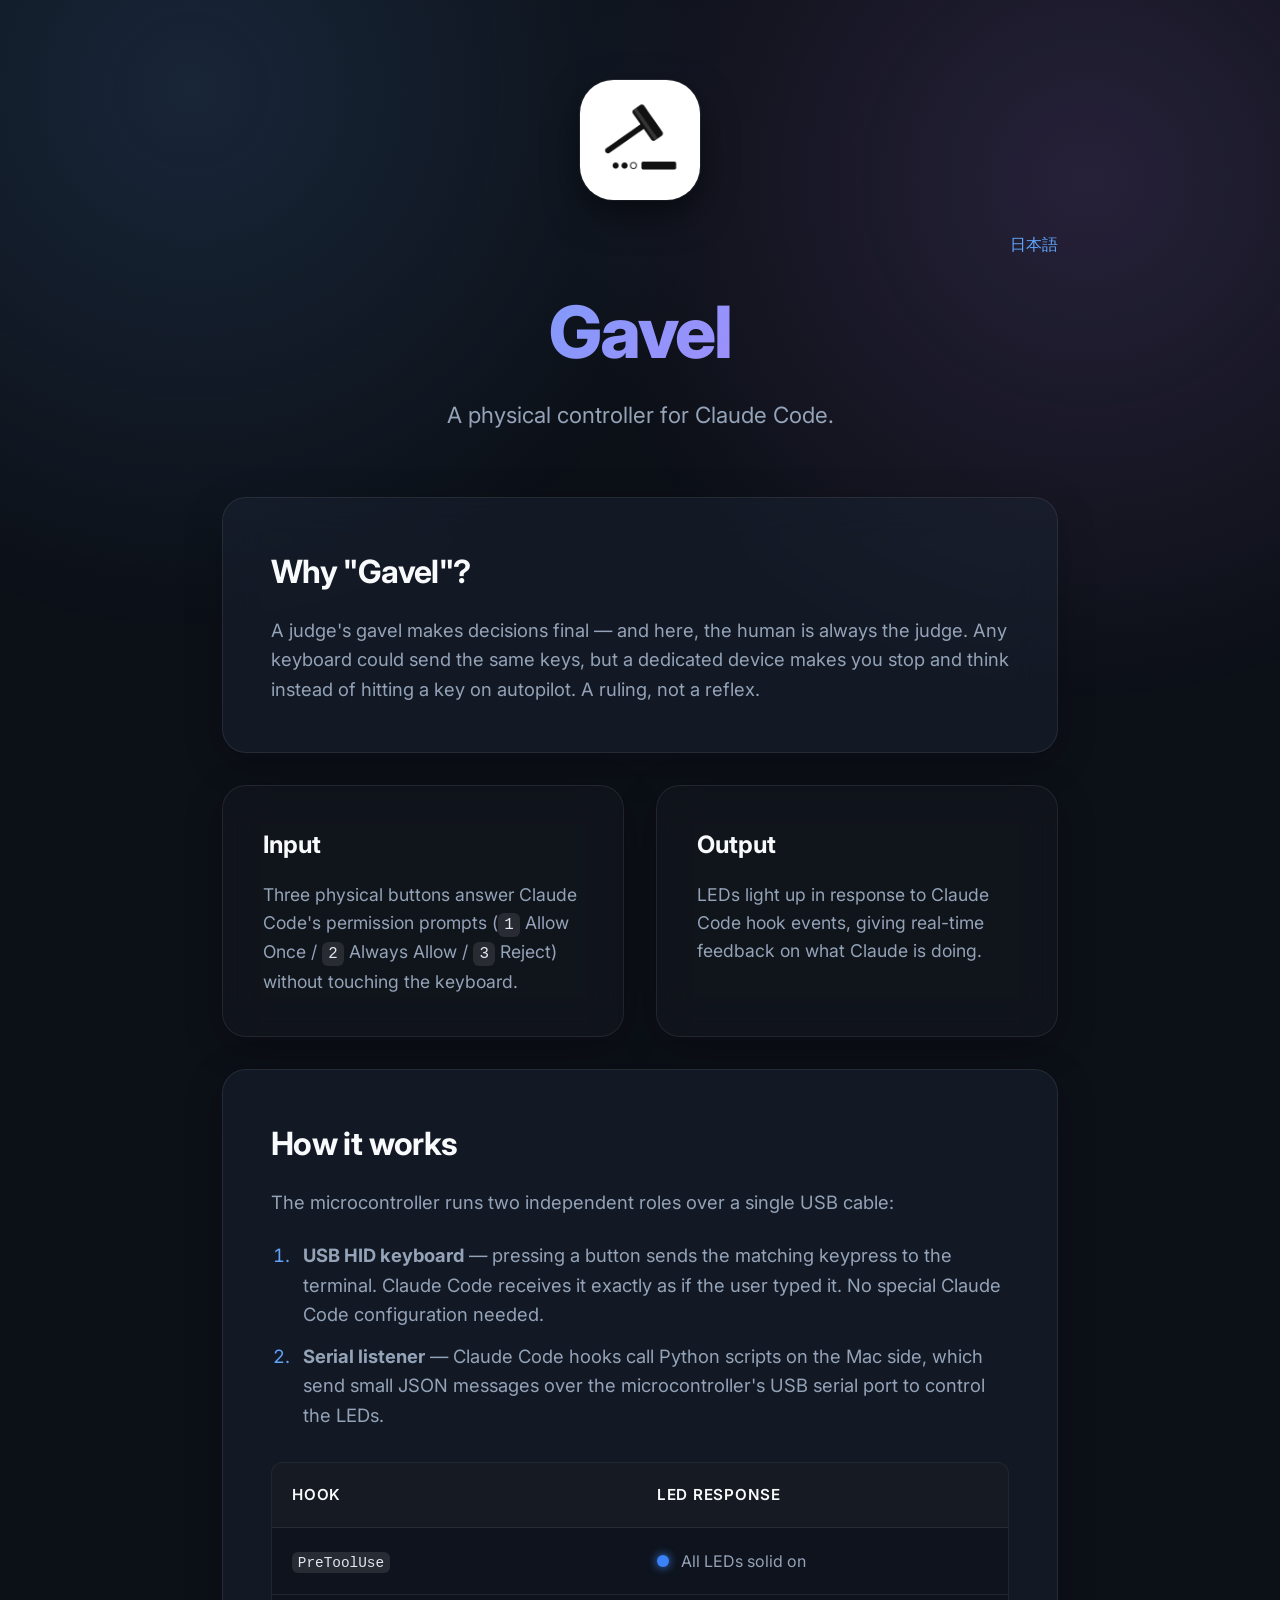
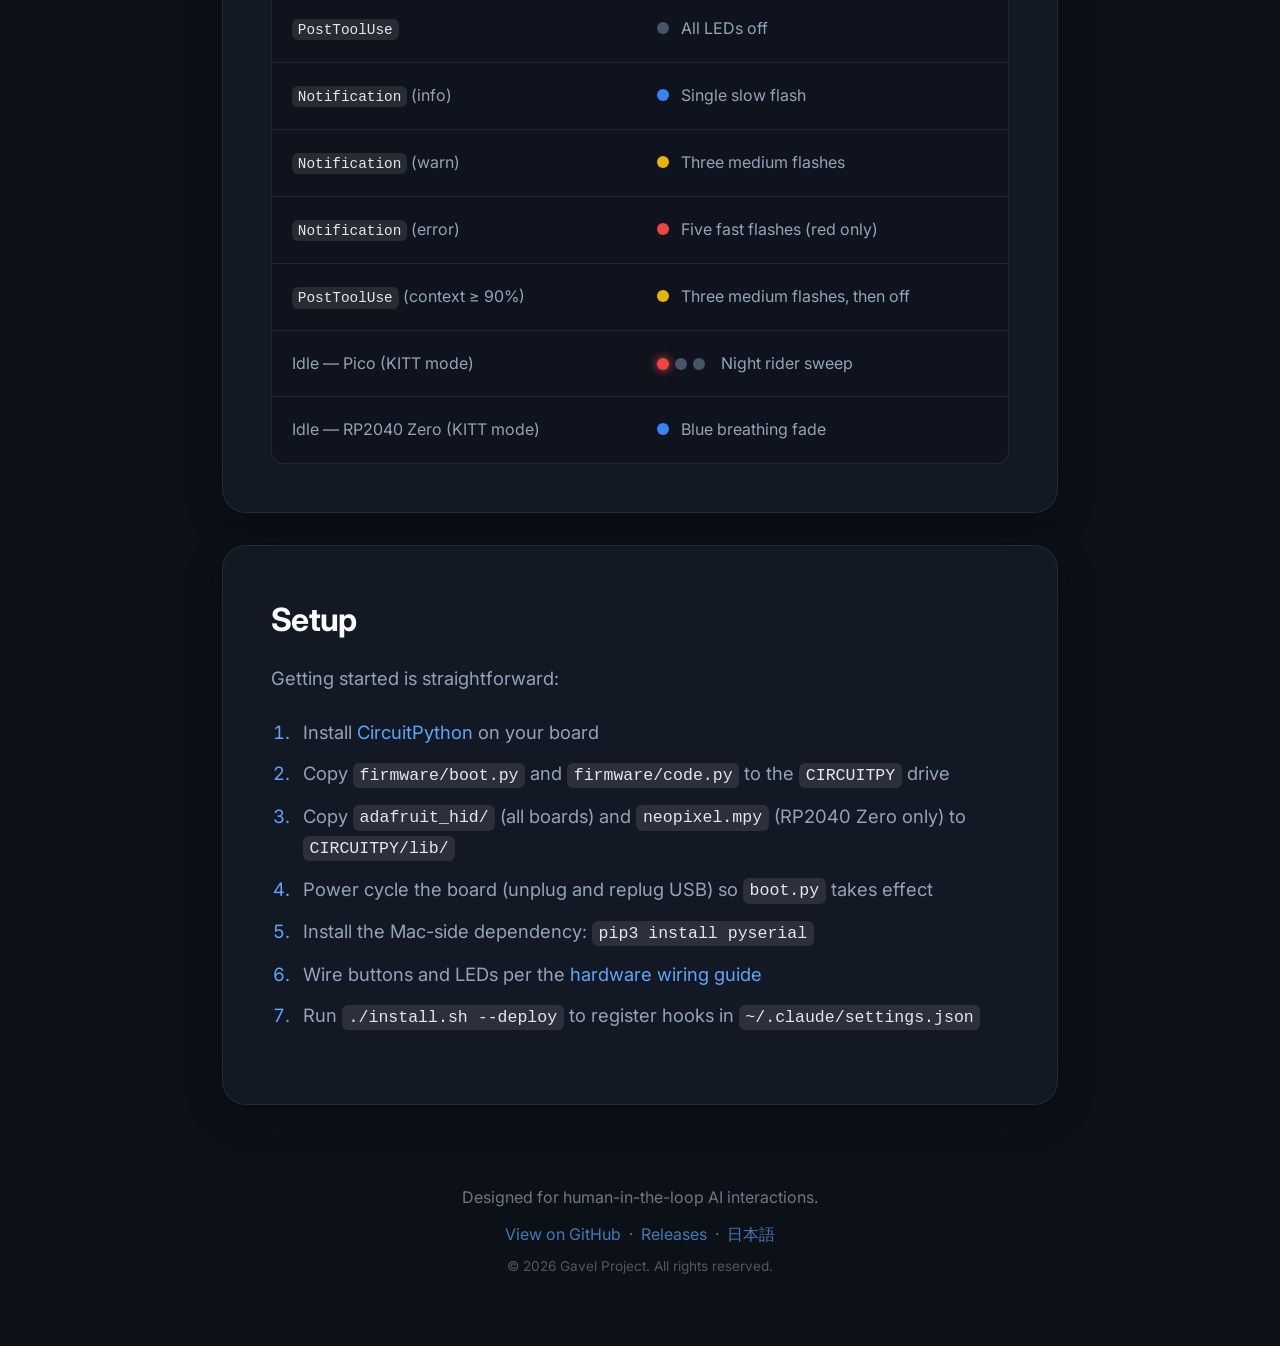
<file: docs/index.html>
<!DOCTYPE html>
<html lang="en">

<head>
  <meta charset="UTF-8">
  <meta name="viewport" content="width=device-width, initial-scale=1.0">
  <meta name="description"
    content="Gavel - A physical controller for Claude Code. Rule on tool permissions with simple hardware buttons.">
  <title>Gavel | Physical Controller for Claude Code</title>
  <link rel="preconnect" href="https://fonts.googleapis.com">
  <link rel="preconnect" href="https://fonts.gstatic.com" crossorigin>
  <link href="https://fonts.googleapis.com/css2?family=Inter:wght@400;600;800&display=swap" rel="stylesheet">
  <link rel="stylesheet" href="styles.css">
</head>

<body>
  <div class="container">
    <header>
      <img src="images/icon-512.png" alt="Gavel Icon" class="logo">
    </header>
    <nav style="text-align:right; margin-bottom: 1rem;">
      <a href="index.ja.html">日本語</a>
    </nav>

    <main>
      <section class="hero">
        <h1 class="title">Gavel</h1>
        <p class="subtitle">A physical controller for Claude Code.</p>
      </section>

      <section class="content-section">
        <h2>Why "Gavel"?</h2>
        <p>A judge's gavel makes decisions final — and here, the human is always the judge.
          Any keyboard could send the same keys, but a dedicated device makes you stop and think
          instead of hitting a key on autopilot. A ruling, not a reflex.</p>
      </section>

      <div class="grid">
        <div class="card content-section">
          <h3>Input</h3>
          <p>Three physical buttons answer Claude Code's permission prompts (<code>1</code> Allow Once / <code>2</code>
            Always Allow / <code>3</code> Reject) without touching the keyboard.</p>
        </div>
        <div class="card content-section">
          <h3>Output</h3>
          <p>LEDs light up in response to Claude Code hook events, giving real-time feedback on what Claude is doing.
          </p>
        </div>
      </div>

      <section class="content-section">
        <h2>How it works</h2>
        <p>The microcontroller runs two independent roles over a single USB cable:</p>
        <ol>
          <li><strong>USB HID keyboard</strong> — pressing a button sends the matching keypress to the terminal. Claude
            Code receives it exactly as if the user typed it. No special Claude Code configuration needed.</li>
          <li><strong>Serial listener</strong> — Claude Code hooks call Python scripts on the Mac side, which send small
            JSON messages over the microcontroller's USB serial port to control the LEDs.</li>
        </ol>

        <div class="table-wrapper">
          <table>
            <thead>
              <tr>
                <th>Hook</th>
                <th>LED response</th>
              </tr>
            </thead>
            <tbody>
              <tr>
                <td><code>PreToolUse</code></td>
                <td><span class="indicator indicator-on"></span>All LEDs solid on</td>
              </tr>
              <tr>
                <td><code>PostToolUse</code></td>
                <td><span class="indicator indicator-off"></span>All LEDs off</td>
              </tr>
              <tr>
                <td><code>Notification</code> (info)</td>
                <td><span class="indicator indicator-flash-slow"></span>Single slow flash</td>
              </tr>
              <tr>
                <td><code>Notification</code> (warn)</td>
                <td><span class="indicator indicator-flash-med"></span>Three medium flashes</td>
              </tr>
              <tr>
                <td><code>Notification</code> (error)</td>
                <td><span class="indicator indicator-flash-fast"></span>Five fast flashes (red only)</td>
              </tr>
              <tr>
                <td><code>PostToolUse</code> (context ≥ 90%)</td>
                <td><span class="indicator indicator-flash-med"></span>Three medium flashes, then off</td>
              </tr>
              <tr>
                <td>Idle — Pico (KITT mode)</td>
                <td>
                  <span class="kitt-leds">
                    <span class="kitt-dot" id="k0"></span>
                    <span class="kitt-dot" id="k1"></span>
                    <span class="kitt-dot" id="k2"></span>
                  </span>
                  Night rider sweep
                </td>
              </tr>
              <tr>
                <td>Idle — RP2040 Zero (KITT mode)</td>
                <td><span class="indicator indicator-breath"></span>Blue breathing fade</td>
              </tr>
            </tbody>
          </table>
        </div>
      </section>

      <section class="content-section">
        <h2>Setup</h2>
        <p>Getting started is straightforward:</p>
        <ol>
          <li>Install <a href="https://circuitpython.org" target="_blank" rel="noopener noreferrer">CircuitPython</a> on
            your board</li>
          <li>Copy <code>firmware/boot.py</code> and <code>firmware/code.py</code> to the <code>CIRCUITPY</code> drive</li>
          <li>Copy <code>adafruit_hid/</code> (all boards) and <code>neopixel.mpy</code> (RP2040 Zero only) to <code>CIRCUITPY/lib/</code></li>
          <li>Power cycle the board (unplug and replug USB) so <code>boot.py</code> takes effect</li>
          <li>Install the Mac-side dependency: <code>pip3 install pyserial</code></li>
          <li>Wire buttons and LEDs per the <a href="https://github.com/etalli/Gavel/blob/main/hardware/wiring.md" target="_blank" rel="noopener noreferrer">hardware wiring guide</a></li>
          <li>Run <code>./install.sh --deploy</code> to register hooks in <code>~/.claude/settings.json</code></li>
        </ol>
      </section>
    </main>

    <footer>
      <p>Designed for human-in-the-loop AI interactions.</p>
      <p style="margin-top: 0.75rem;">
        <a href="https://github.com/etalli/Gavel" target="_blank" rel="noopener noreferrer">View on GitHub</a>
        &nbsp;·&nbsp;
        <a href="https://github.com/etalli/Gavel/releases" target="_blank" rel="noopener noreferrer">Releases</a>
        &nbsp;·&nbsp;
        <a href="index.ja.html">日本語</a>
      </p>
      <p style="margin-top: 0.5rem; font-size: 0.85rem; opacity: 0.7;">&copy; 2026 Gavel Project. All rights reserved.
      </p>
    </footer>
  </div>
  <script>
    const dots = [document.getElementById('k0'), document.getElementById('k1'), document.getElementById('k2')];
    const seq = [0, 1, 2, 1];
    let step = 0, prev = -1;
    setInterval(() => {
      dots.forEach(d => { d.className = 'kitt-dot'; });
      const curr = seq[step];
      if (prev >= 0 && prev !== curr) dots[prev].classList.add('kitt-dim');
      dots[curr].classList.add('kitt-bright');
      prev = curr;
      step = (step + 1) % seq.length;
    }, 1000);
  </script>
</body>

</html>
</file>
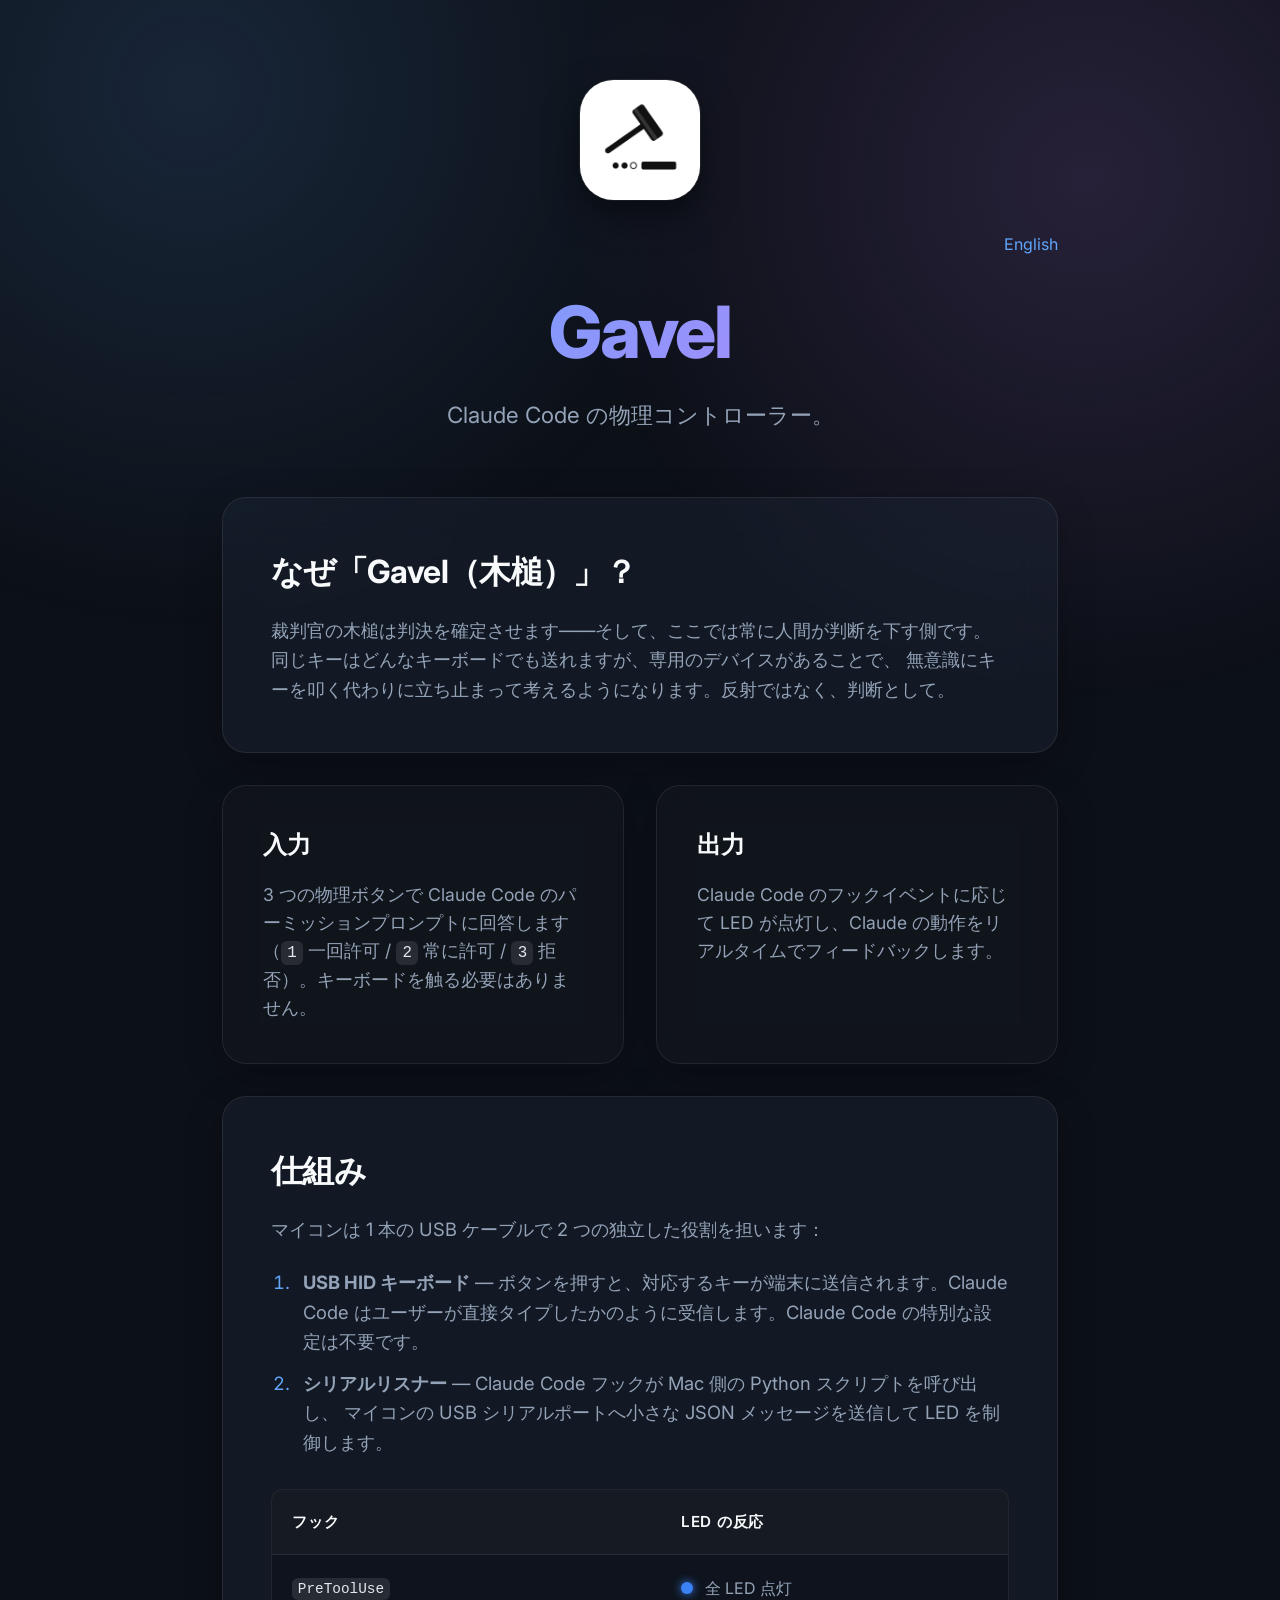
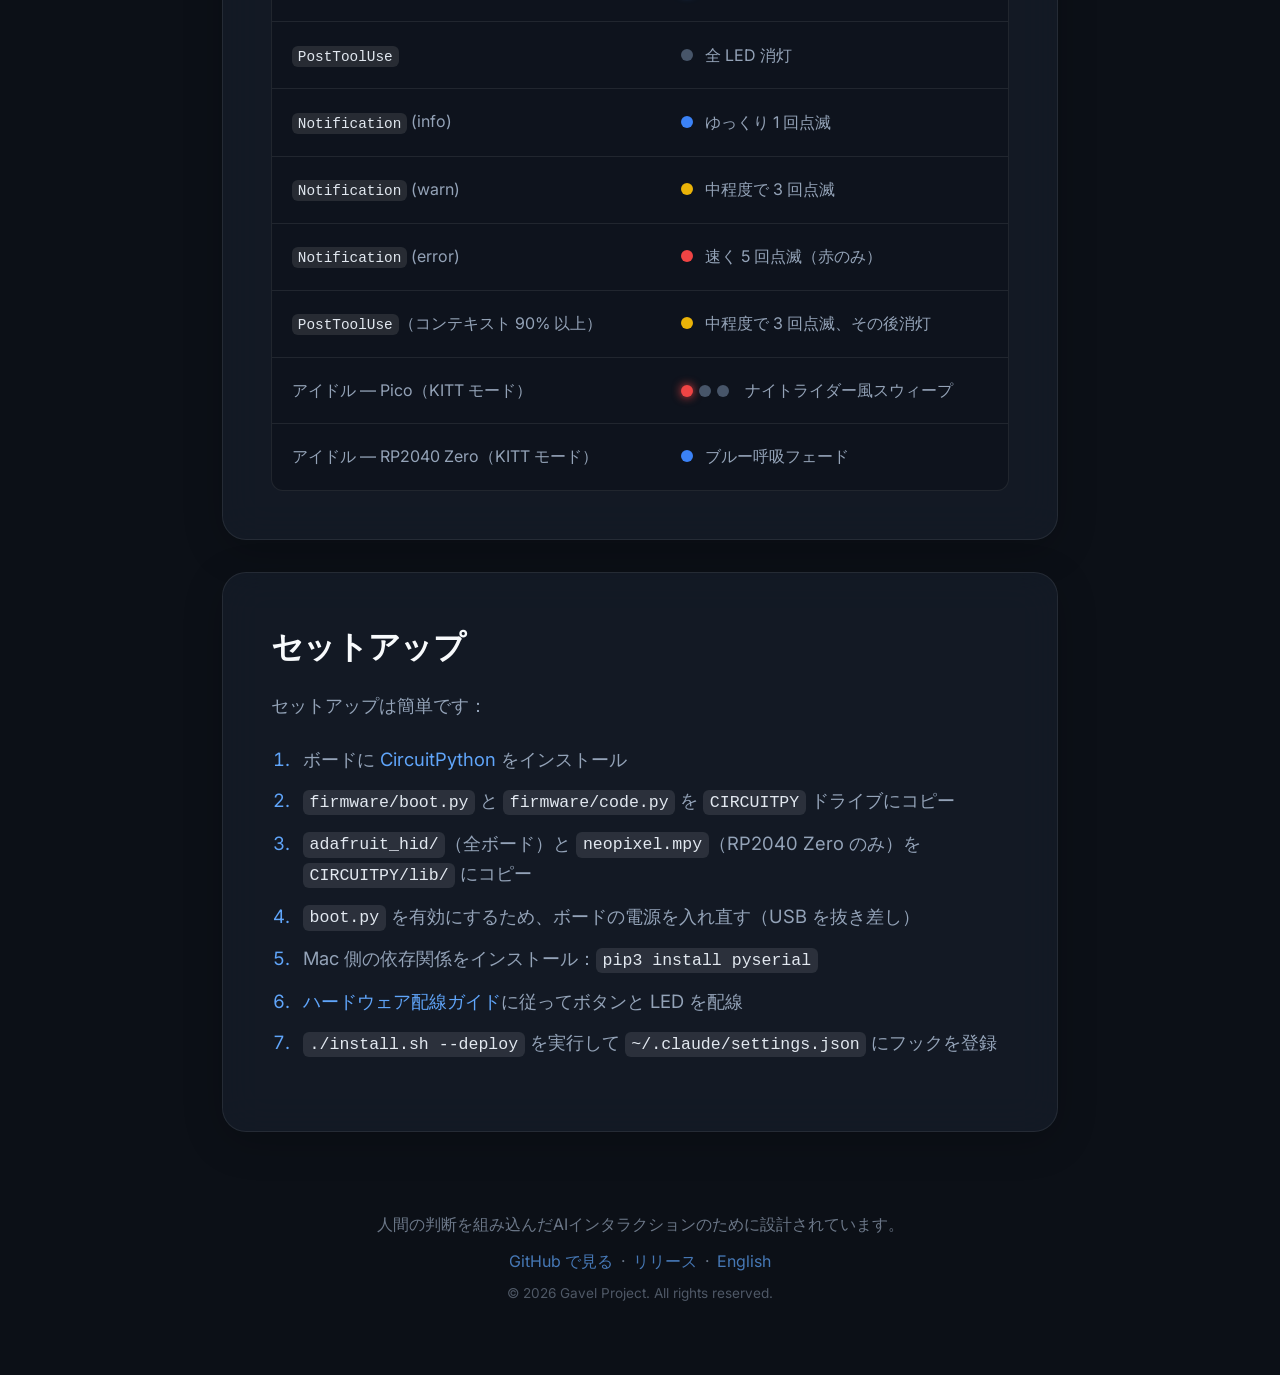
<file: docs/index.ja.html>
<!DOCTYPE html>
<html lang="ja">

<head>
  <meta charset="UTF-8">
  <meta name="viewport" content="width=device-width, initial-scale=1.0">
  <meta name="description"
    content="Gavel - Claude Code の物理コントローラー。専用ハードウェアボタンでツールの許可を判断します。">
  <title>Gavel | Claude Code 物理コントローラー</title>
  <link rel="preconnect" href="https://fonts.googleapis.com">
  <link rel="preconnect" href="https://fonts.gstatic.com" crossorigin>
  <link href="https://fonts.googleapis.com/css2?family=Inter:wght@400;600;800&display=swap" rel="stylesheet">
  <link rel="stylesheet" href="styles.css">
</head>

<body>
  <div class="container">
    <header>
      <img src="images/icon-512.png" alt="Gavel Icon" class="logo">
    </header>
    <nav style="text-align:right; margin-bottom: 1rem;">
      <a href="index.html">English</a>
    </nav>

    <main>
      <section class="hero">
        <h1 class="title">Gavel</h1>
        <p class="subtitle">Claude Code の物理コントローラー。</p>
      </section>

      <section class="content-section">
        <h2>なぜ「Gavel（木槌）」？</h2>
        <p>裁判官の木槌は判決を確定させます——そして、ここでは常に人間が判断を下す側です。
          同じキーはどんなキーボードでも送れますが、専用のデバイスがあることで、
          無意識にキーを叩く代わりに立ち止まって考えるようになります。反射ではなく、判断として。</p>
      </section>

      <div class="grid">
        <div class="card content-section">
          <h3>入力</h3>
          <p>3 つの物理ボタンで Claude Code のパーミッションプロンプトに回答します（<code>1</code> 一回許可 / <code>2</code>
            常に許可 / <code>3</code> 拒否）。キーボードを触る必要はありません。</p>
        </div>
        <div class="card content-section">
          <h3>出力</h3>
          <p>Claude Code のフックイベントに応じて LED が点灯し、Claude の動作をリアルタイムでフィードバックします。
          </p>
        </div>
      </div>

      <section class="content-section">
        <h2>仕組み</h2>
        <p>マイコンは 1 本の USB ケーブルで 2 つの独立した役割を担います：</p>
        <ol>
          <li><strong>USB HID キーボード</strong> — ボタンを押すと、対応するキーが端末に送信されます。Claude
            Code はユーザーが直接タイプしたかのように受信します。Claude Code の特別な設定は不要です。</li>
          <li><strong>シリアルリスナー</strong> — Claude Code フックが Mac 側の Python スクリプトを呼び出し、
            マイコンの USB シリアルポートへ小さな JSON メッセージを送信して LED を制御します。</li>
        </ol>

        <div class="table-wrapper">
          <table>
            <thead>
              <tr>
                <th>フック</th>
                <th>LED の反応</th>
              </tr>
            </thead>
            <tbody>
              <tr>
                <td><code>PreToolUse</code></td>
                <td><span class="indicator indicator-on"></span>全 LED 点灯</td>
              </tr>
              <tr>
                <td><code>PostToolUse</code></td>
                <td><span class="indicator indicator-off"></span>全 LED 消灯</td>
              </tr>
              <tr>
                <td><code>Notification</code> (info)</td>
                <td><span class="indicator indicator-flash-slow"></span>ゆっくり 1 回点滅</td>
              </tr>
              <tr>
                <td><code>Notification</code> (warn)</td>
                <td><span class="indicator indicator-flash-med"></span>中程度で 3 回点滅</td>
              </tr>
              <tr>
                <td><code>Notification</code> (error)</td>
                <td><span class="indicator indicator-flash-fast"></span>速く 5 回点滅（赤のみ）</td>
              </tr>
              <tr>
                <td><code>PostToolUse</code>（コンテキスト 90% 以上）</td>
                <td><span class="indicator indicator-flash-med"></span>中程度で 3 回点滅、その後消灯</td>
              </tr>
              <tr>
                <td>アイドル — Pico（KITT モード）</td>
                <td>
                  <span class="kitt-leds">
                    <span class="kitt-dot" id="k0"></span>
                    <span class="kitt-dot" id="k1"></span>
                    <span class="kitt-dot" id="k2"></span>
                  </span>
                  ナイトライダー風スウィープ
                </td>
              </tr>
              <tr>
                <td>アイドル — RP2040 Zero（KITT モード）</td>
                <td><span class="indicator indicator-breath"></span>ブルー呼吸フェード</td>
              </tr>
            </tbody>
          </table>
        </div>
      </section>

      <section class="content-section">
        <h2>セットアップ</h2>
        <p>セットアップは簡単です：</p>
        <ol>
          <li>ボードに <a href="https://circuitpython.org" target="_blank" rel="noopener noreferrer">CircuitPython</a> をインストール</li>
          <li><code>firmware/boot.py</code> と <code>firmware/code.py</code> を <code>CIRCUITPY</code> ドライブにコピー</li>
          <li><code>adafruit_hid/</code>（全ボード）と <code>neopixel.mpy</code>（RP2040 Zero のみ）を <code>CIRCUITPY/lib/</code> にコピー</li>
          <li><code>boot.py</code> を有効にするため、ボードの電源を入れ直す（USB を抜き差し）</li>
          <li>Mac 側の依存関係をインストール：<code>pip3 install pyserial</code></li>
          <li><a href="https://github.com/etalli/Gavel/blob/main/hardware/wiring.md" target="_blank" rel="noopener noreferrer">ハードウェア配線ガイド</a>に従ってボタンと LED を配線</li>
          <li><code>./install.sh --deploy</code> を実行して <code>~/.claude/settings.json</code> にフックを登録</li>
        </ol>
      </section>
    </main>

    <footer>
      <p>人間の判断を組み込んだAIインタラクションのために設計されています。</p>
      <p style="margin-top: 0.75rem;">
        <a href="https://github.com/etalli/Gavel" target="_blank" rel="noopener noreferrer">GitHub で見る</a>
        &nbsp;·&nbsp;
        <a href="https://github.com/etalli/Gavel/releases" target="_blank" rel="noopener noreferrer">リリース</a>
        &nbsp;·&nbsp;
        <a href="index.html">English</a>
      </p>
      <p style="margin-top: 0.5rem; font-size: 0.85rem; opacity: 0.7;">&copy; 2026 Gavel Project. All rights reserved.
      </p>
    </footer>
  </div>
  <script>
    const dots = [document.getElementById('k0'), document.getElementById('k1'), document.getElementById('k2')];
    const seq = [0, 1, 2, 1];
    let step = 0, prev = -1;
    setInterval(() => {
      dots.forEach(d => { d.className = 'kitt-dot'; });
      const curr = seq[step];
      if (prev >= 0 && prev !== curr) dots[prev].classList.add('kitt-dim');
      dots[curr].classList.add('kitt-bright');
      prev = curr;
      step = (step + 1) % seq.length;
    }, 1000);
  </script>
</body>

</html>
</file>
<file: docs/styles.css>
:root {
  --bg-color: #0c1017;
  --text-primary: #f8fafc;
  --text-secondary: #94a3b8;
  --accent-color: #60a5fa;
  --accent-gradient: linear-gradient(135deg, #60a5fa, #c084fc);
  --card-bg: rgba(30, 41, 59, 0.4);
  --card-border: rgba(255, 255, 255, 0.08);
}

* {
  margin: 0;
  padding: 0;
  box-sizing: border-box;
}

body {
  font-family: 'Inter', -apple-system, BlinkMacSystemFont, sans-serif;
  background-color: var(--bg-color);
  color: var(--text-primary);
  line-height: 1.6;
  min-height: 100vh;
  display: flex;
  flex-direction: column;
  overflow-x: hidden;
  position: relative;
}

body::before {
  content: '';
  position: fixed;
  top: 0;
  left: 0;
  width: 100%;
  height: 100%;
  background: radial-gradient(circle at 15% 10%, rgba(96, 165, 250, 0.15), transparent 40%),
              radial-gradient(circle at 85% 20%, rgba(192, 132, 252, 0.15), transparent 40%);
  pointer-events: none;
  z-index: -1;
}

.container {
  max-width: 900px;
  margin: 0 auto;
  padding: 2rem;
  flex: 1;
}

/* Animations */
@keyframes fadeInSlideUp {
  from { opacity: 0; transform: translateY(30px); }
  to { opacity: 1; transform: translateY(0); }
}

@keyframes float {
  0% { transform: translateY(0px) rotate(0deg); }
  50% { transform: translateY(-15px) rotate(2deg); }
  100% { transform: translateY(0px) rotate(0deg); }
}

header {
  display: flex;
  justify-content: center;
  align-items: center;
  padding: 3rem 0 2rem;
  animation: fadeInSlideUp 0.8s cubic-bezier(0.16, 1, 0.3, 1);
}

.logo {
  width: 120px;
  height: 120px;
  border-radius: 28%;
  animation: float 6s ease-in-out infinite;
  box-shadow: 0 15px 35px rgba(0, 0, 0, 0.5), 
              0 0 0 1px rgba(255,255,255,0.1);
  background-color: #fff;
}

.hero {
  text-align: center;
  margin-bottom: 4rem;
  animation: fadeInSlideUp 0.8s cubic-bezier(0.16, 1, 0.3, 1) 0.15s backwards;
}

.title {
  font-size: 4.5rem;
  font-weight: 800;
  letter-spacing: -0.03em;
  margin-bottom: 0.5rem;
  background: var(--accent-gradient);
  -webkit-background-clip: text;
  -webkit-text-fill-color: transparent;
  background-clip: text;
}

.subtitle {
  font-size: 1.4rem;
  color: var(--text-secondary);
  font-weight: 400;
  max-width: 600px;
  margin: 0 auto;
}

.content-section {
  background: var(--card-bg);
  backdrop-filter: blur(20px);
  -webkit-backdrop-filter: blur(20px);
  border: 1px solid var(--card-border);
  border-radius: 24px;
  padding: 3rem;
  margin-bottom: 2rem;
  box-shadow: 0 10px 40px rgba(0, 0, 0, 0.2);
  animation: fadeInSlideUp 0.8s cubic-bezier(0.16, 1, 0.3, 1) 0.3s backwards;
  transition: transform 0.4s cubic-bezier(0.16, 1, 0.3, 1), box-shadow 0.4s ease;
}

.content-section:hover {
  transform: translateY(-4px);
  box-shadow: 0 20px 50px rgba(0, 0, 0, 0.3);
}

.content-section h2 {
  font-size: 2rem;
  letter-spacing: -0.02em;
  margin-bottom: 1.2rem;
  color: var(--text-primary);
  display: flex;
  align-items: center;
}

.content-section p {
  font-size: 1.15rem;
  color: var(--text-secondary);
  margin-bottom: 1.5rem;
}

.content-section p:last-child {
  margin-bottom: 0;
}

.grid {
  display: grid;
  grid-template-columns: repeat(auto-fit, minmax(300px, 1fr));
  gap: 2rem;
  margin-bottom: 2rem;
  animation: fadeInSlideUp 0.8s cubic-bezier(0.16, 1, 0.3, 1) 0.45s backwards;
}

.card {
  margin-bottom: 0; /* Override generic margin */
  background: rgba(255, 255, 255, 0.02);
  padding: 2.5rem;
  display: flex;
  flex-direction: column;
}

.card h3 {
  font-size: 1.5rem;
  margin-bottom: 1rem;
  color: var(--text-primary);
}

.card p {
  font-size: 1.1rem;
}

.table-wrapper {
  overflow-x: auto;
  margin-top: 2rem;
  border-radius: 12px;
  border: 1px solid var(--card-border);
  background: rgba(0, 0, 0, 0.2);
}

table {
  width: 100%;
  border-collapse: collapse;
}

th, td {
  padding: 1.25rem;
  text-align: left;
  border-bottom: 1px solid var(--card-border);
}

tr:last-child td {
  border-bottom: none;
}

th {
  font-weight: 600;
  color: var(--text-primary);
  background: rgba(255, 255, 255, 0.03);
  font-size: 0.95rem;
  letter-spacing: 0.05em;
  text-transform: uppercase;
}

td {
  color: var(--text-secondary);
}

.indicator {
  display: inline-block;
  width: 12px;
  height: 12px;
  border-radius: 50%;
  margin-right: 12px;
}

.indicator-on { background-color: #3b82f6; box-shadow: 0 0 10px #3b82f6; }
.indicator-off { background-color: #475569; }
.indicator-flash-slow { background-color: #3b82f6; animation: blink 2s infinite; }
.indicator-flash-med { background-color: #eab308; animation: blink 1s infinite; }
.indicator-flash-fast { background-color: #ef4444; animation: blink 0.3s infinite; }
.indicator-breath { background-color: #3b82f6; animation: breathe 4s ease-in-out infinite; }

@keyframes blink {
  0%, 100% { opacity: 1; }
  50% { opacity: 0.3; }
}

@keyframes breathe {
  0%, 100% { opacity: 0.1; box-shadow: none; }
  50% { opacity: 1; box-shadow: 0 0 10px #3b82f6; }
}

/* KITT sweep */
.kitt-leds {
  display: inline-flex;
  gap: 6px;
  margin-right: 12px;
  vertical-align: middle;
}

.kitt-dot {
  display: inline-block;
  width: 12px;
  height: 12px;
  border-radius: 50%;
  background-color: #475569;
  transition: background-color 0.1s, box-shadow 0.1s;
}

.kitt-dot.kitt-bright {
  background-color: #ef4444;
  box-shadow: 0 0 10px #ef4444;
}

.kitt-dot.kitt-dim {
  background-color: #7f1d1d;
  box-shadow: none;
}

code {
  background: rgba(255, 255, 255, 0.1);
  padding: 0.2em 0.4em;
  border-radius: 6px;
  font-family: ui-monospace, SFMono-Regular, Menlo, Monaco, Consolas, monospace;
  color: #e2e8f0;
  font-size: 0.9em;
}

ul, ol {
  margin-left: 1.5rem;
  margin-bottom: 1.5rem;
  color: var(--text-secondary);
  font-size: 1.15rem;
}

li {
  margin-bottom: 0.75rem;
  padding-left: 0.5rem;
}

li::marker {
  color: var(--accent-color);
}

a {
  color: var(--accent-color);
  text-decoration: none;
  border-bottom: 1px solid transparent;
  transition: border-color 0.2s;
}

a:hover {
  border-bottom-color: var(--accent-color);
}

footer {
  text-align: center;
  padding: 3rem 0;
  color: var(--text-secondary);
  font-size: 1rem;
  margin-top: auto;
  opacity: 0.7;
}

@media (max-width: 768px) {
  .title { font-size: 3rem; }
  .grid { grid-template-columns: 1fr; }
  .content-section { padding: 2rem; }
}
</file>
